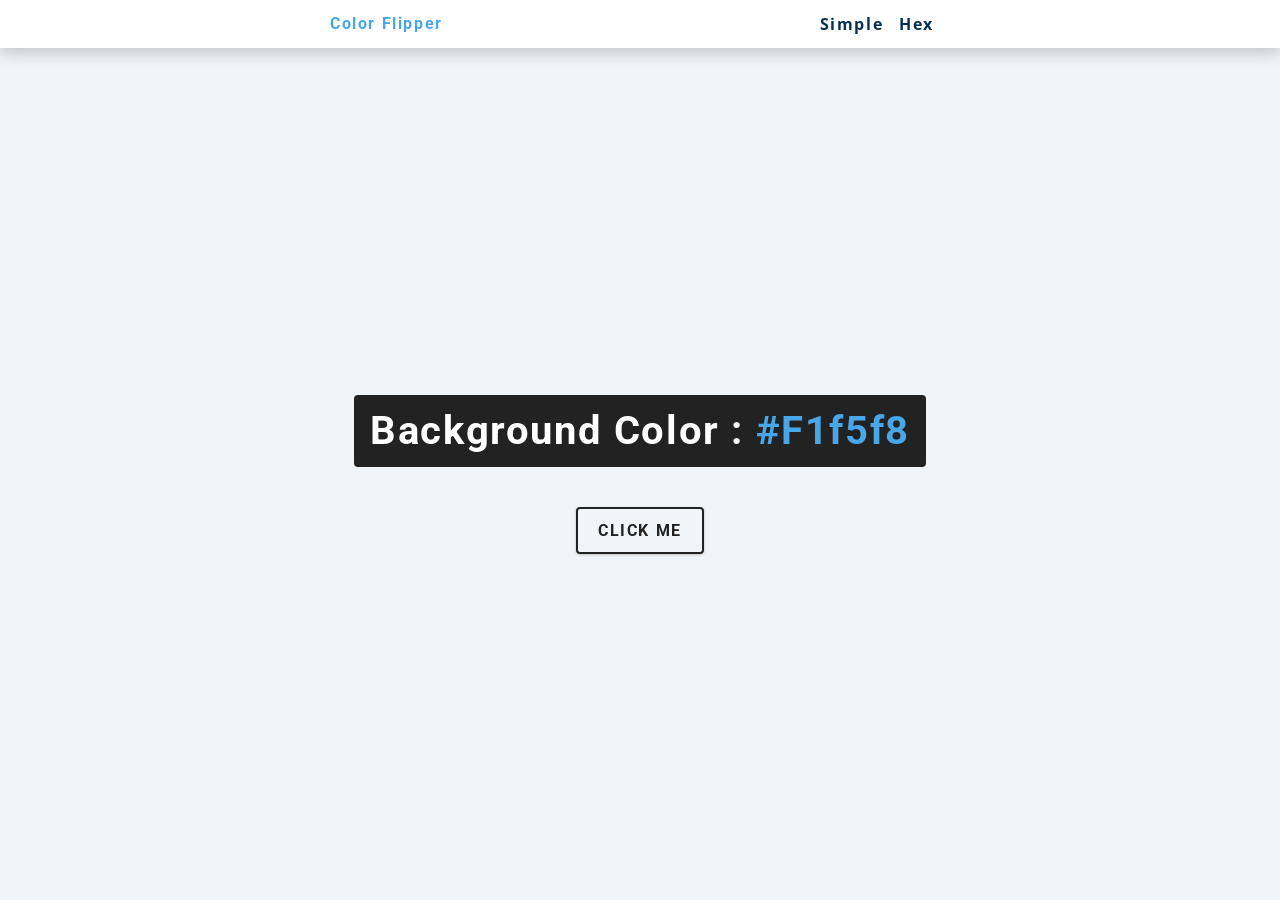
<file: 01-color-flipper/final/index.html>
<!DOCTYPE html>
<html lang="en">
  <head>
    <meta charset="UTF-8" />
    <meta name="viewport" content="width=device-width, initial-scale=1.0" />
    <title>Color Flipper || Simple</title>

    <!-- styles -->
    <link rel="stylesheet" href="styles.css" />
  </head>
  <body>
    <nav>
      <div class="nav-center">
        <h4>color flipper</h4>
        <ul class="nav-links">
          <li><a href="index.html">simple</a></li>
          <li><a href="hex.html">hex</a></li>
        </ul>
      </div>
    </nav>
    <main>
      <div class="container">
        <h2>background color : <span class="color">#f1f5f8</span></h2>
        <button class="btn btn-hero" id="btn">click me</button>
      </div>
    </main>
    <!-- javascript -->
    <script src="app.js"></script>
  </body>
</html>
</file>
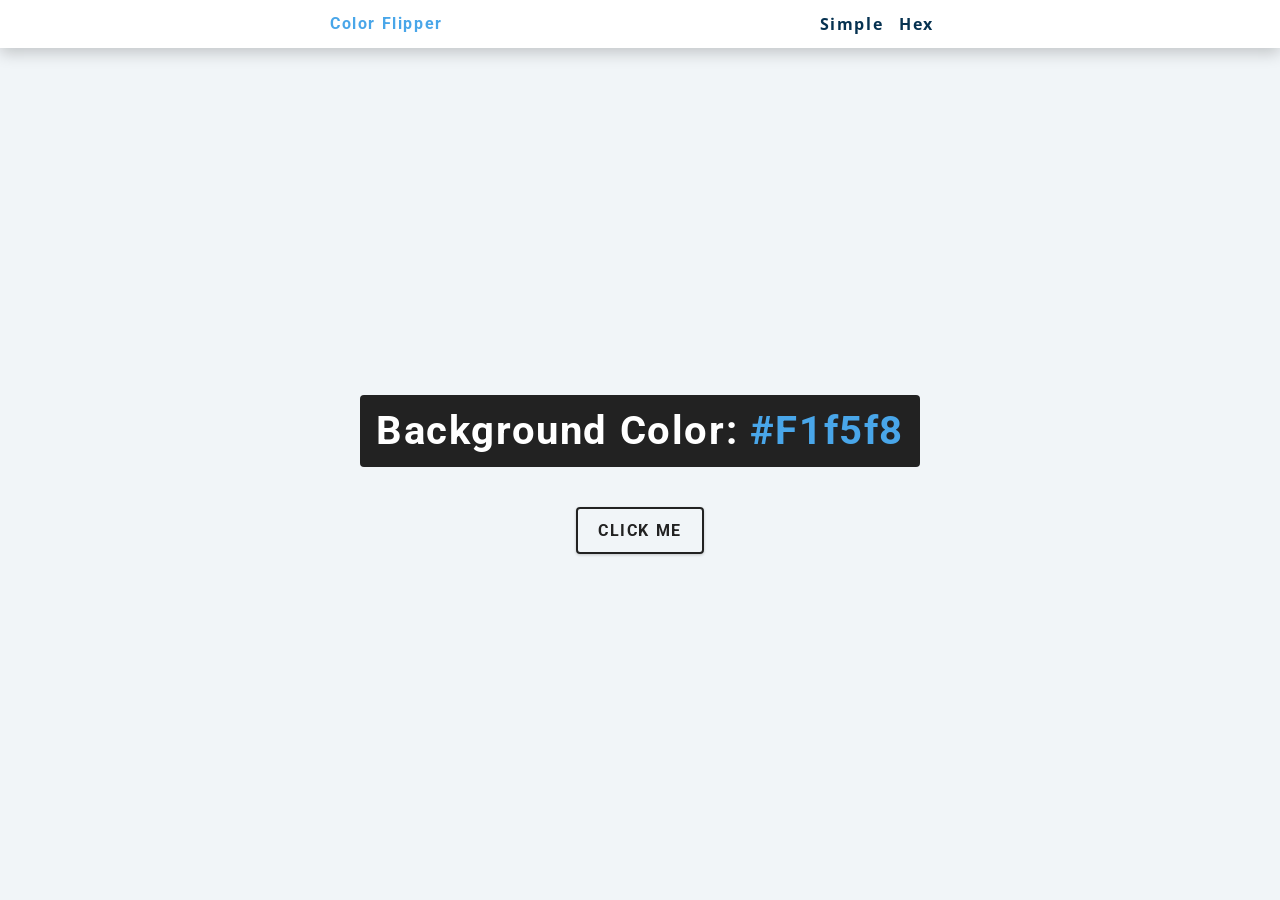
<file: 01-color-flipper/setup/index.html>
<!DOCTYPE html>
<html lang="en">
  <head>
    <meta charset="UTF-8" />
    <meta name="viewport" content="width=device-width, initial-scale=1.0" />
    <title>Color Flipper || Simple</title>

    <!-- styles -->
    <link rel="stylesheet" href="styles.css" />
  </head>
  <body>
    <nav>
      <div class="nav-center">
        <h4>Color Flipper</h4>
        <ul class="nav-links">
          <li><a href="index.html">Simple</a></li>
          <li><a href="hex.html">Hex</a></li>
        </ul>
      </div>
    </nav>

    <main>
      <div class="container">
        <h2>Background color: <span class="color">#f1f5f8</span></h2>
        <button class="btn btn-hero" id="btn">click me</button>
      </div>
    </main>
    <!-- javascript -->
    <script src="app.js"></script>
  </body>
</html>
</file>
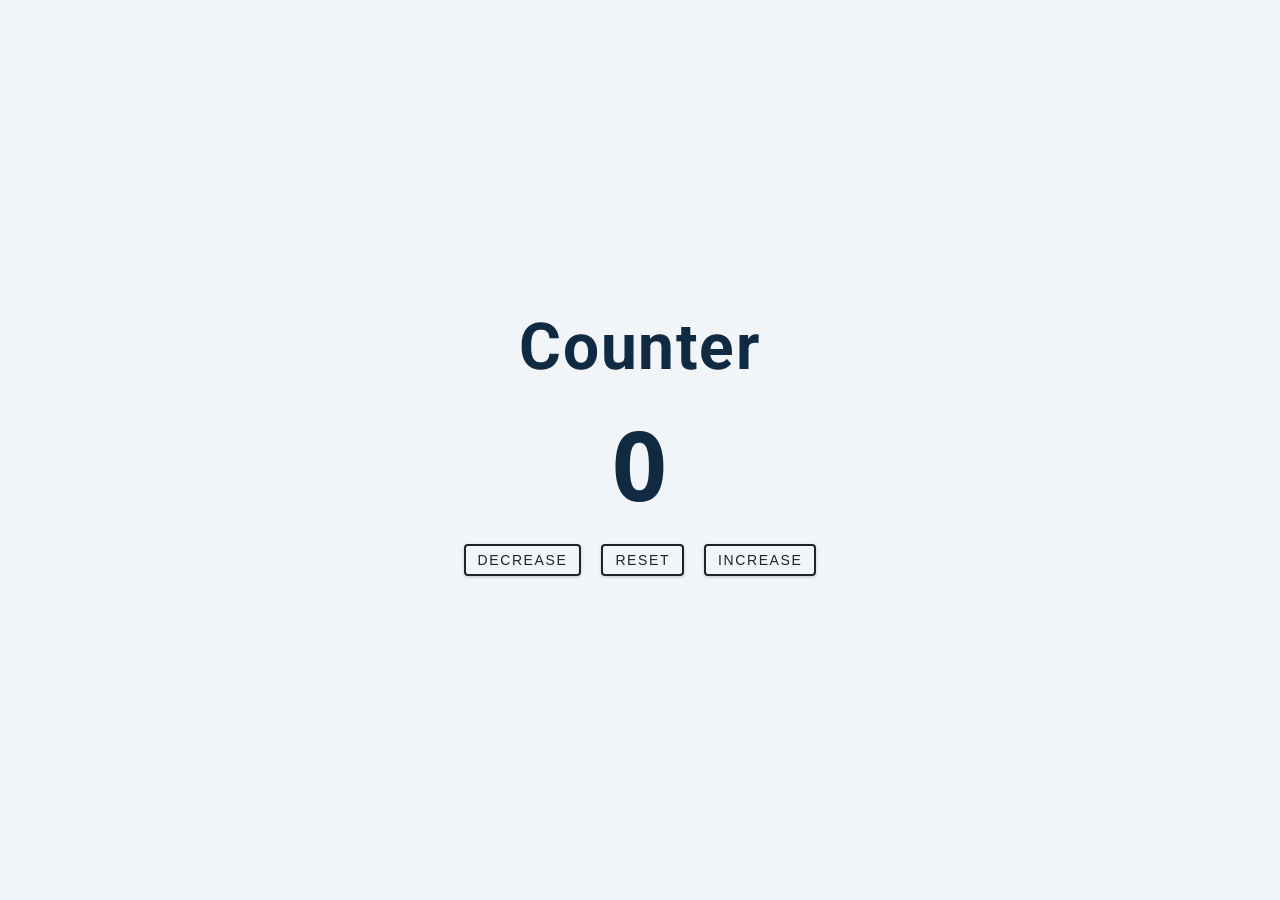
<file: 02-counter/final/index.html>
<!DOCTYPE html>
<html lang="en">
  <head>
    <meta charset="UTF-8" />
    <meta name="viewport" content="width=device-width, initial-scale=1.0" />
    <title>Counter</title>

    <!-- styles -->
    <link rel="stylesheet" href="styles.css" />
  </head>
  <body>
    <main>
      <div class="container">
        <h1>counter</h1>
        <span id="value">0</span>
        <div class="button-container">
          <button class="btn decrease">decrease</button>
          <button class="btn reset">reset</button>
          <button class="btn increase">increase</button>
        </div>
      </div>
    </main>
    <!-- javascript -->
    <script src="app.js"></script>
  </body>
</html>
</file>
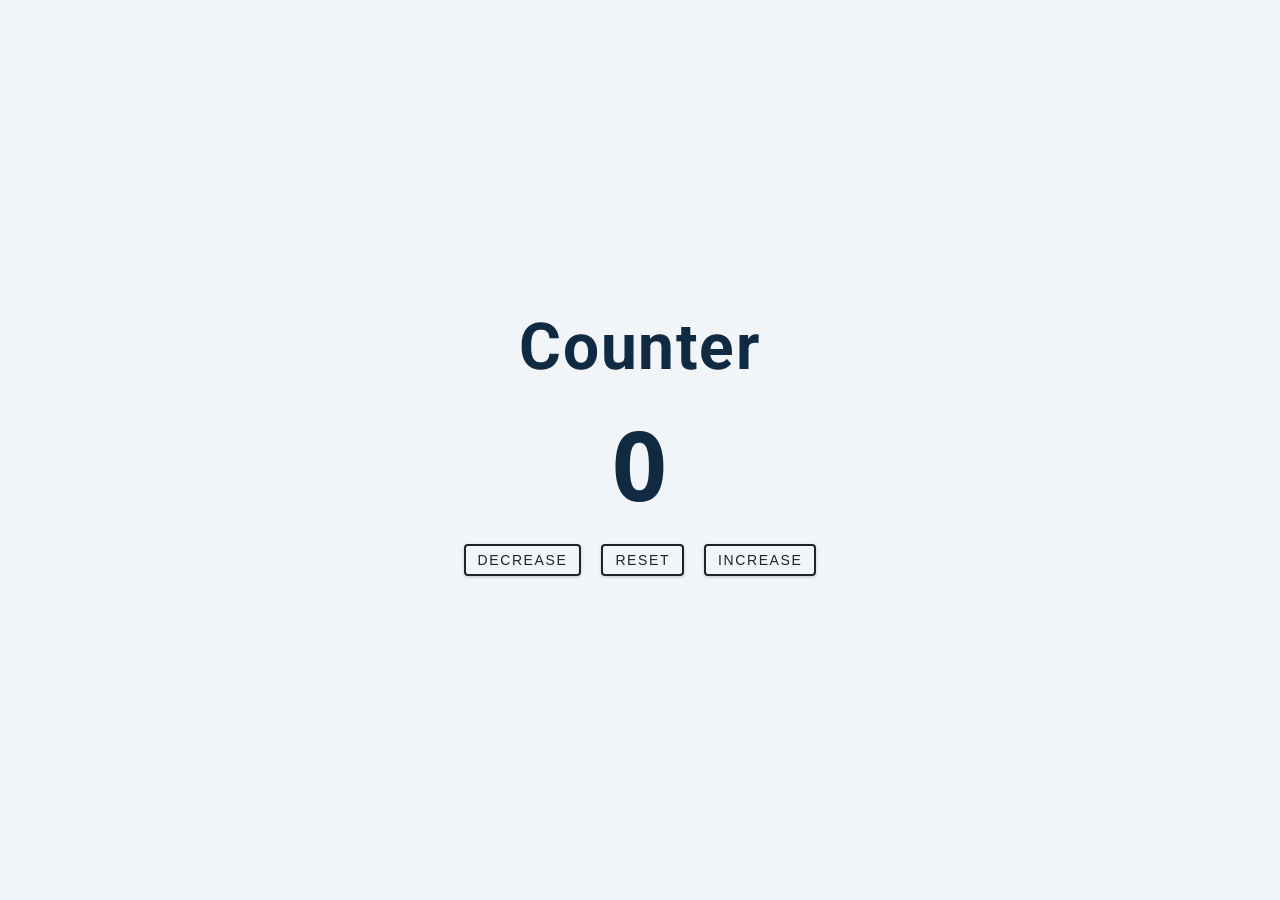
<file: 02-counter/setup/index.html>
<!DOCTYPE html>
<html lang="en">
  <head>
    <meta charset="UTF-8" />
    <meta name="viewport" content="width=device-width, initial-scale=1.0" />
    <title>Counter</title>

    <!-- styles -->
    <link rel="stylesheet" href="styles.css" />
  </head>
  <body>
    
    <main>
      <div class="container">
        <h1>Counter</h1>
        <span id="value">0</span>
        <div class="button-container">
          <button class="btn decrease">decrease</button>
          <button class="btn reset">reset</button>
          <button class="btn increase">increase</button>
        </div>
      </div>
    </main>

    <!-- javascript -->
    <script src="app.js"></script>
  </body>
</html>
</file>
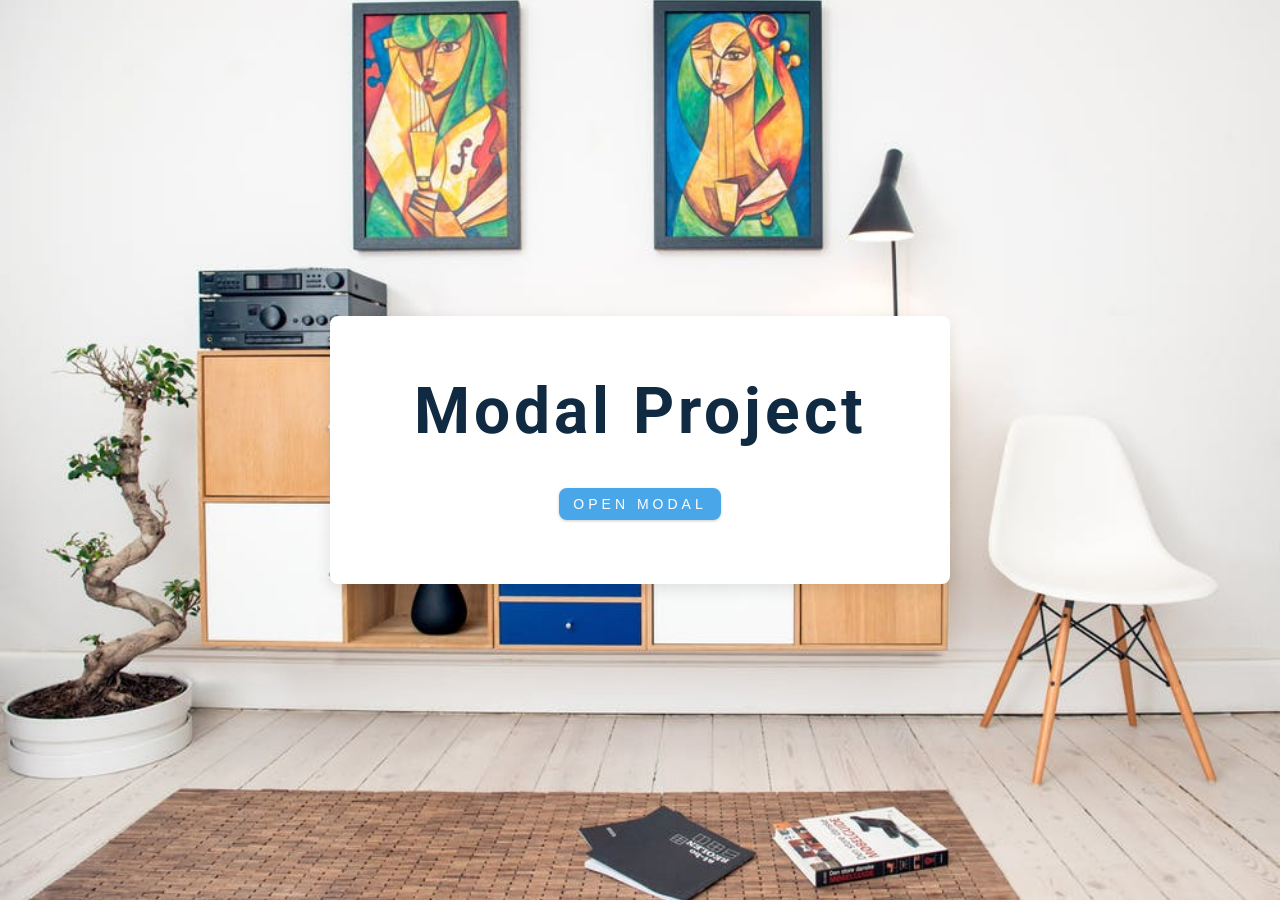
<file: 06-modal/final/index.html>
<!DOCTYPE html>
<html lang="en">
  <head>
    <meta charset="UTF-8" />
    <meta name="viewport" content="width=device-width, initial-scale=1.0" />
    <title>Modal</title>
    <!-- font-awesome -->
    <link
      rel="stylesheet"
      href="https://cdnjs.cloudflare.com/ajax/libs/font-awesome/5.14.0/css/all.min.css"
    />
    <!-- styles -->
    <link rel="stylesheet" href="styles.css" />
  </head>
  <body>
    <!-- hero -->
    <header class="hero">
      <div class="banner">
        <h1>modal project</h1>
        <button class="btn modal-btn">
          open modal
        </button>
      </div>
    </header>
    <!-- modal -->
    <div class="modal-overlay">
      <div class="modal-container">
        <h3>modal content</h3>
        <button class="close-btn"><i class="fas fa-times"></i></button>
      </div>
    </div>
    <!-- javascript -->
    <script src="app.js"></script>
  </body>
</html>
</file>
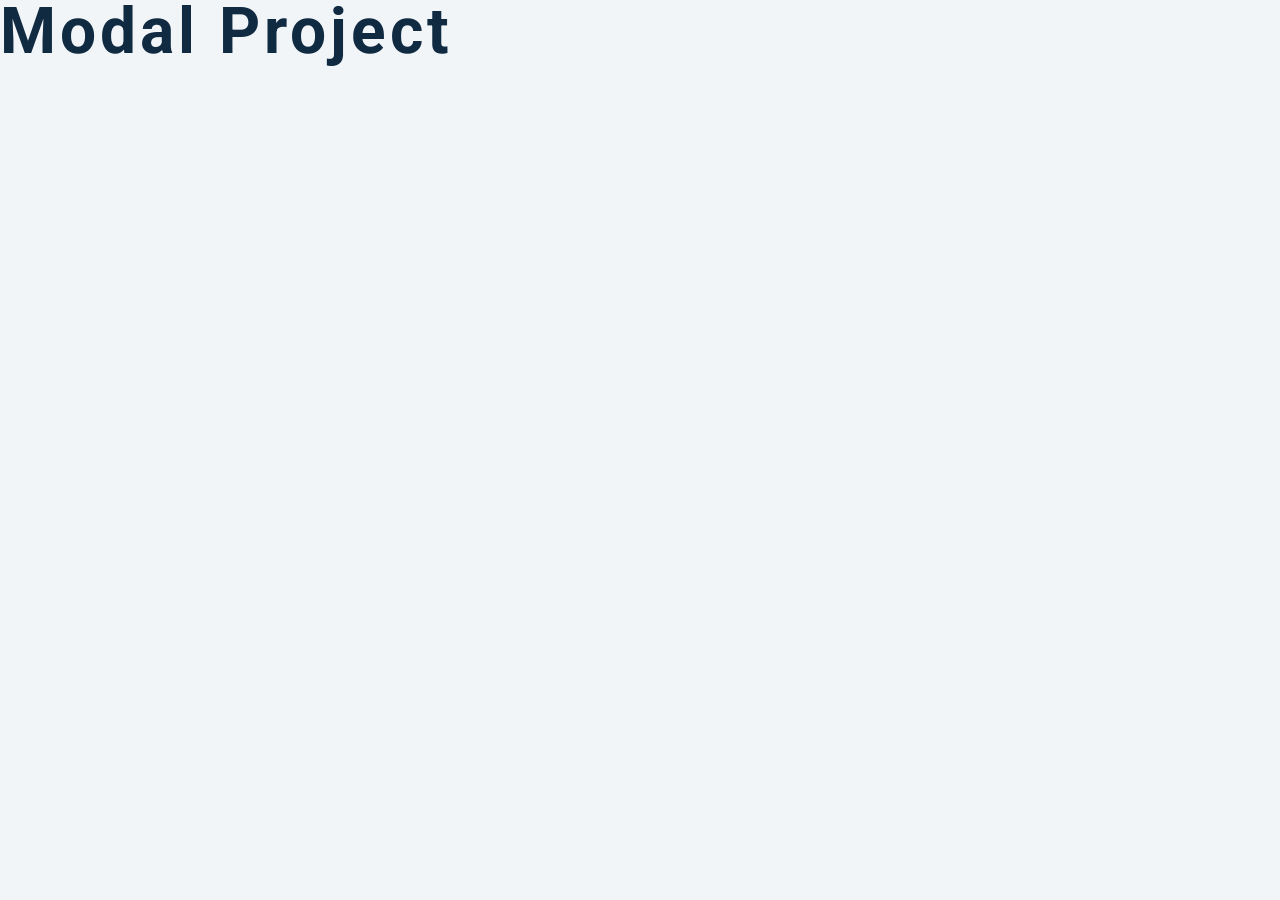
<file: 06-modal/setup/index.html>
<!DOCTYPE html>
<html lang="en">
  <head>
    <meta charset="UTF-8" />
    <meta name="viewport" content="width=device-width, initial-scale=1.0" />
    <title>Modal</title>
    <!-- font-awesome -->
    <link
      rel="stylesheet"
      href="https://cdnjs.cloudflare.com/ajax/libs/font-awesome/5.14.0/css/all.min.css"
    />
    <!-- styles -->
    <link rel="stylesheet" href="styles.css" />
  </head>
  <body>
    <h1>modal project</h1>
    <!-- javascript -->
    <script src="app.js"></script>
  </body>
</html>
</file>
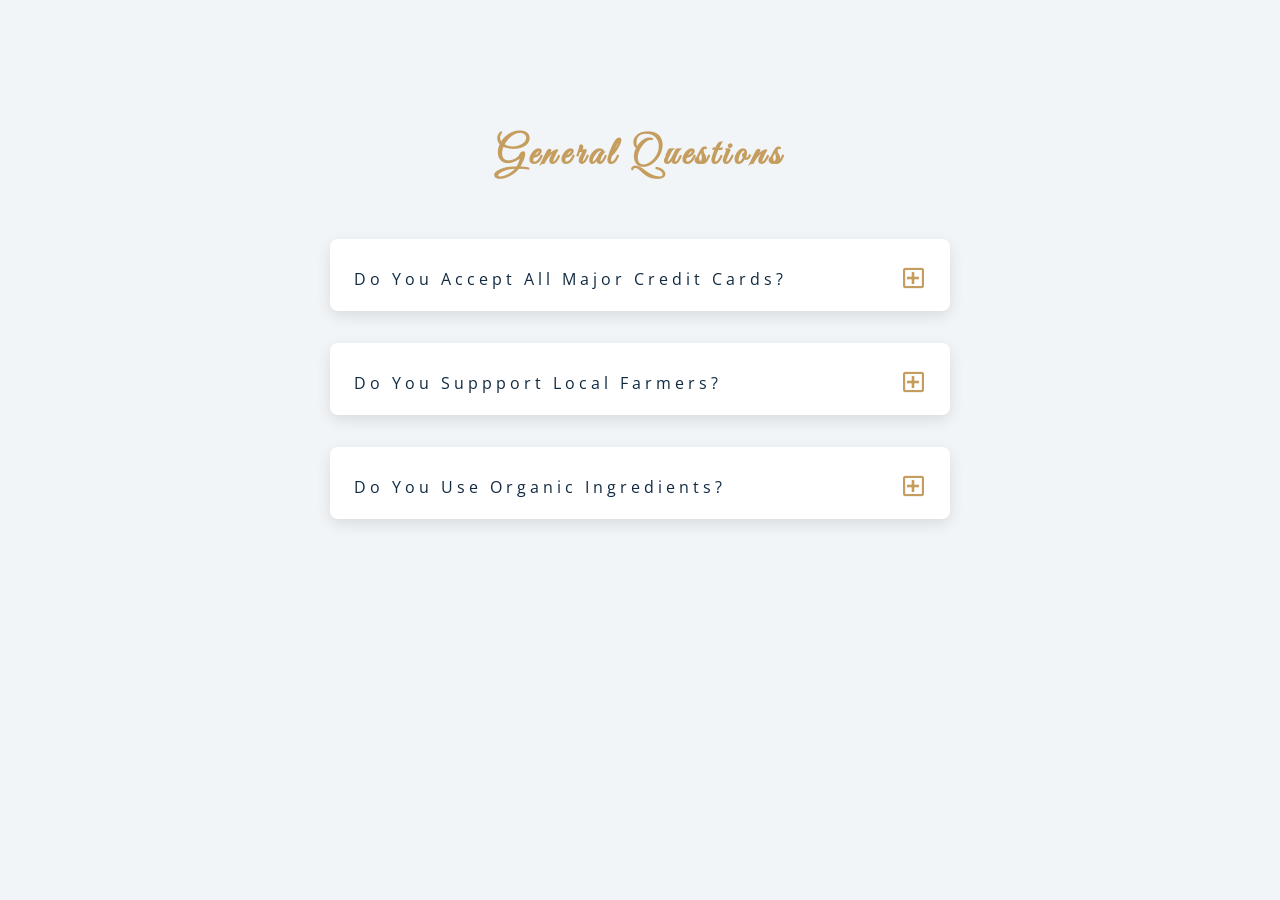
<file: 07-questions/final/index.html>
<!DOCTYPE html>
<html lang="en">
  <head>
    <meta charset="UTF-8" />
    <meta name="viewport" content="width=device-width, initial-scale=1.0" />
    <title>Q & A</title>
    <!-- font-awesome -->
    <link rel="stylesheet" href="https://cdnjs.cloudflare.com/ajax/libs/font-awesome/5.14.0/css/all.min.css" />
    <!-- extra fonts -->
    <link
      href="https://fonts.googleapis.com/css?family=Great+Vibes&display=swap"
      rel="stylesheet"
    />
    <!-- styles -->
    <link rel="stylesheet" href="styles.css" />
  </head>
  <body>
      <section class="questions">
        <!-- title -->
        <div class="title">
          <h2>general questions</h2>
        </div>
        <!-- questions -->
        <div class="section-center">
          <!-- single question -->
          <article class="question">
            <!-- question title -->
            <div class="question-title">
              <p>do you accept all major credit cards?</p>
              <button type="button" class="question-btn">
                <span class="plus-icon">
                  <i class="far fa-plus-square"></i>
                </span>
                <span class="minus-icon">
                  <i class="far fa-minus-square"></i>
                </span>
              </button>
            </div>
            <!-- question text -->
            <div class="question-text">
              <p>
                Lorem ipsum dolor sit amet, consectetur adipisicing elit. Est
                dolore illo dolores quia nemo doloribus quaerat, magni numquam
                repellat reprehenderit.
              </p>
            </div>
          </article>
          <!-- end of single question -->
          <!-- single question -->
          <article class="question">
            <!-- question title -->
            <div class="question-title">
              <p>do you suppport local farmers?</p>
              <button type="button" class="question-btn">
                <span class="plus-icon">
                  <i class="far fa-plus-square"></i>
                </span>
                <span class="minus-icon">
                  <i class="far fa-minus-square"></i>
                </span>
              </button>
            </div>
            <!-- question text -->
            <div class="question-text">
              <p>
                Lorem ipsum dolor sit amet, consectetur adipisicing elit. Est
                dolore illo dolores quia nemo doloribus quaerat, magni numquam
                repellat reprehenderit.
              </p>
            </div>
          </article>
          <!-- end of single question -->
          <!-- single question -->
          <article class="question">
            <!-- question title -->
            <div class="question-title">
              <p>do you use organic ingredients?</p>
              <!-- button -->
              <button type="button" class="question-btn">
                <span class="plus-icon">
                  <i class="far fa-plus-square"></i>
                </span>
                <span class="minus-icon">
                  <i class="far fa-minus-square"></i>
                </span>
              </button>
            </div>
            <!-- question text -->
            <div class="question-text">
              <p>
                Lorem ipsum dolor sit amet, consectetur adipisicing elit. Est
                dolore illo dolores quia nemo doloribus quaerat, magni numquam
                repellat reprehenderit.
              </p>
            </div>
          </article>
          <!-- end of single question -->
      </section>
    </main>
    <!-- javascript -->
    <script src="app.js"></script>
  </body>
</html>
</file>
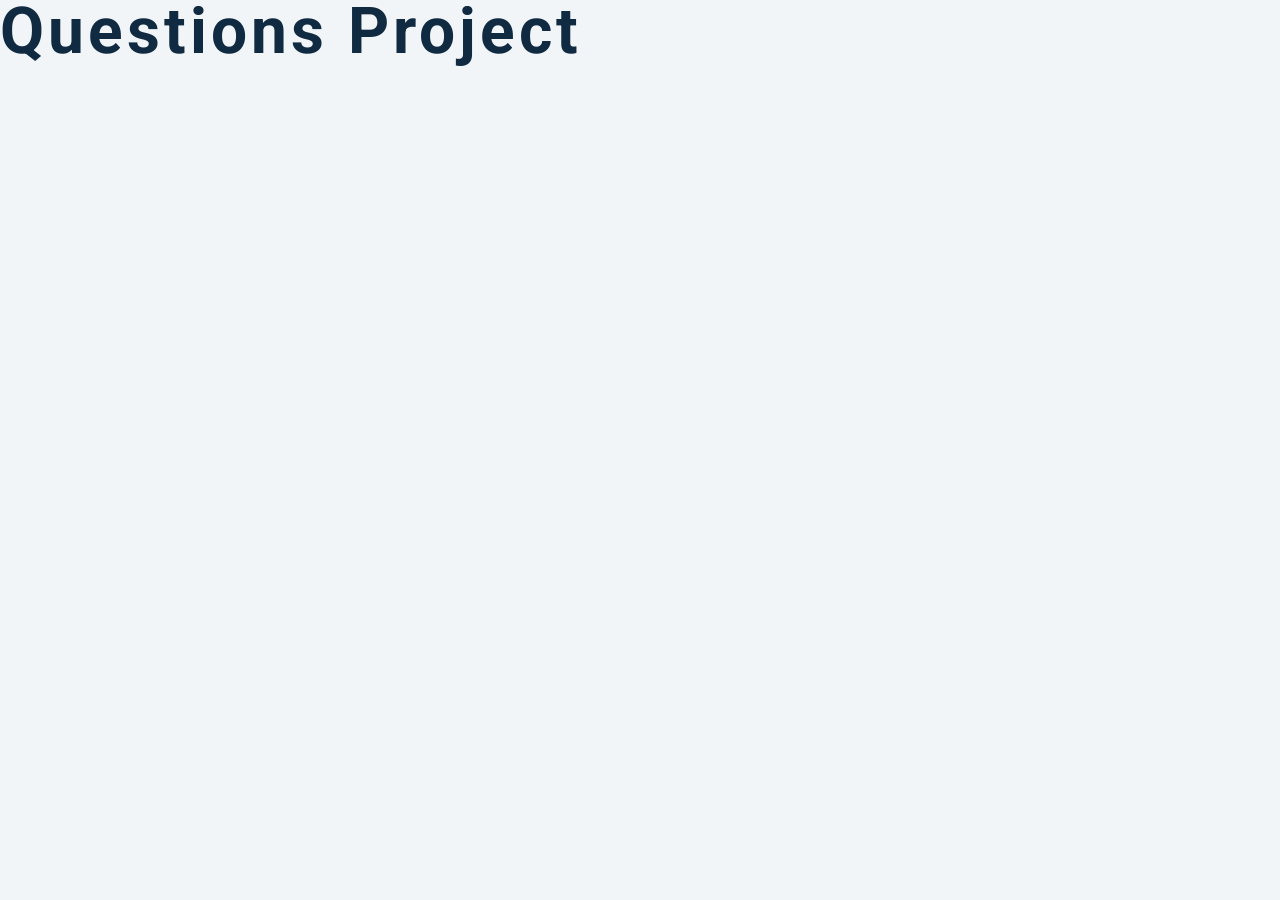
<file: 07-questions/setup/index.html>
<!DOCTYPE html>
<html lang="en">
  <head>
    <meta charset="UTF-8" />
    <meta name="viewport" content="width=device-width, initial-scale=1.0" />
    <title>Q & A</title>
    <!-- font-awesome -->
    <link
      rel="stylesheet"
      href="https://cdnjs.cloudflare.com/ajax/libs/font-awesome/5.14.0/css/all.min.css"
    />
    <!-- extra fonts -->
    <link
      href="https://fonts.googleapis.com/css?family=Great+Vibes&display=swap"
      rel="stylesheet"
    />
    <!-- styles -->
    <link rel="stylesheet" href="styles.css" />
  </head>
  <body>
    <h1>questions project</h1>
    <!-- javascript -->
    <script src="app.js"></script>
  </body>
</html>
</file>
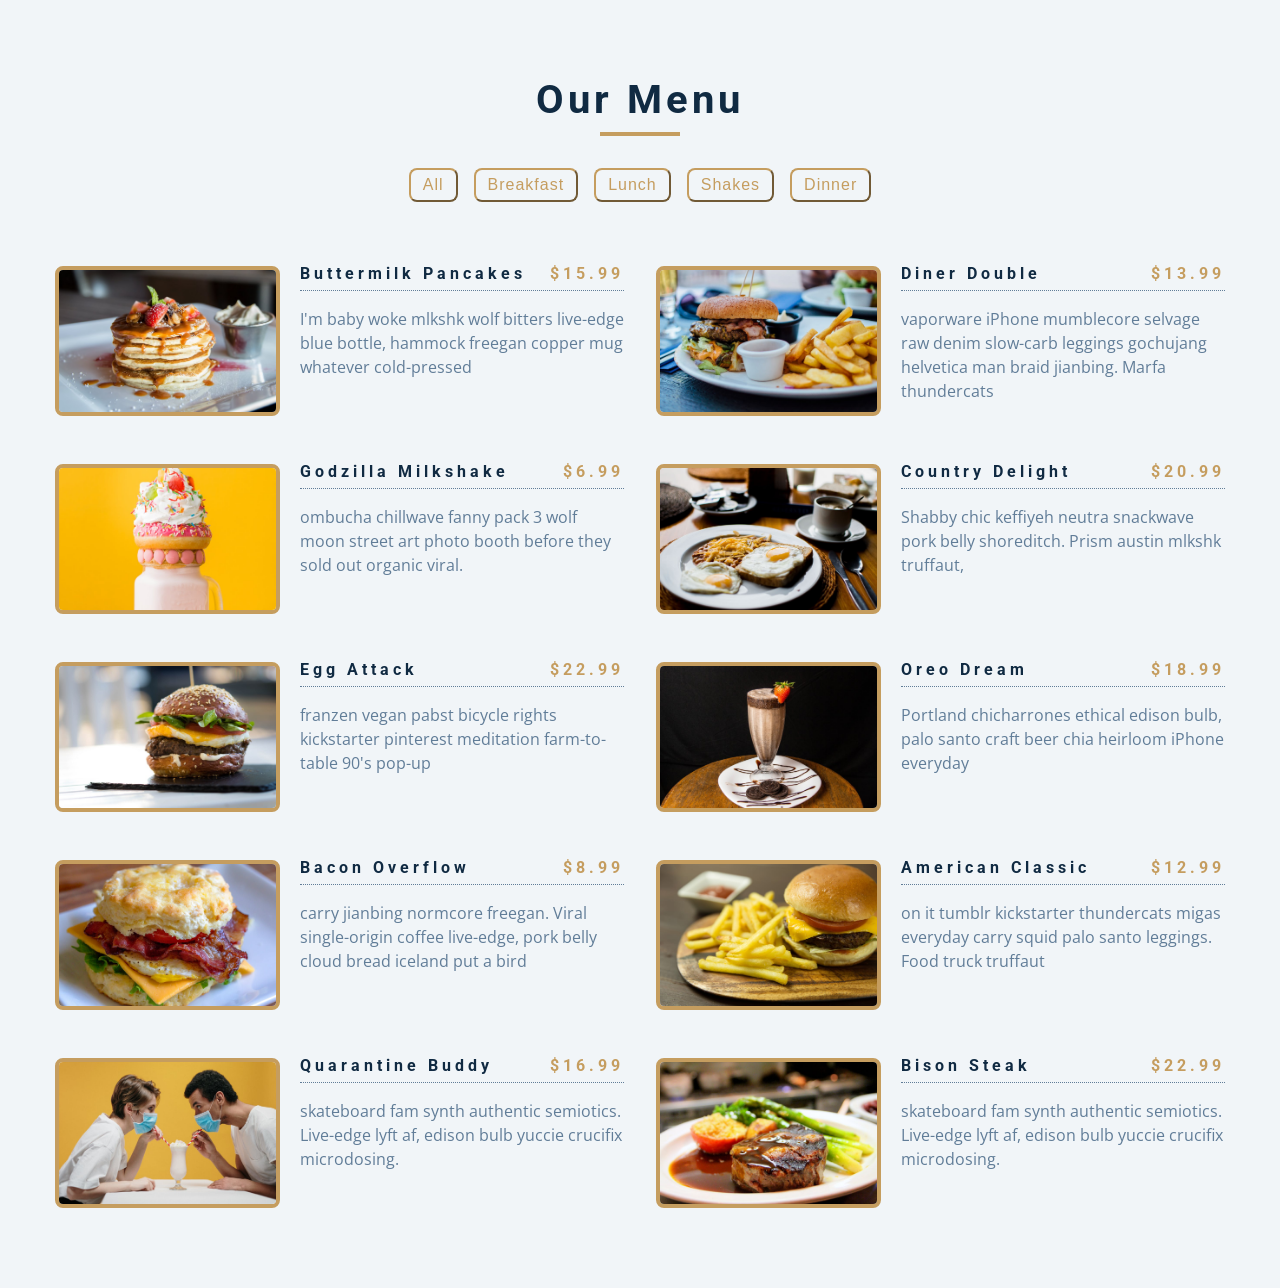
<file: 08-menu/final/index.html>
<!DOCTYPE html>
<html lang="en">
  <head>
    <meta charset="UTF-8" />
    <meta name="viewport" content="width=device-width, initial-scale=1.0" />
    <title>Menu</title>
    <!-- font-awesome -->
    <link
      rel="stylesheet"
      href="https://cdnjs.cloudflare.com/ajax/libs/font-awesome/5.14.0/css/all.min.css"
    />
    <!-- styles -->
    <link rel="stylesheet" href="styles.css" />
  </head>
  <body>
    <section class="menu">
      <!-- title -->
      <div class="title">
        <h2>our menu</h2>
        <div class="underline"></div>
      </div>
      <!-- filter buttons -->
      <div class="btn-container">
        <!-- <button type="button" class="filter-btn" data-id="all">all</button>
        <button type="button" class="filter-btn" data-id="breakfast">
          breakfast
        </button>
        <button type="button" class="filter-btn" data-id="lunch">lunch</button>
        <button type="button" class="filter-btn" data-id="shakes">
          shakes
        </button> -->
      </div>
      <!-- menu items -->
      <div class="section-center">
        <!-- single item -->
        <article class="menu-item">
          <img src="./menu-item.jpeg" alt="menu item" class="photo" />
          <div class="item-info">
            <header>
              <h4>buttermilk pancakes</h4>
              <h4 class="price">$15</h4>
            </header>
            <p class="item-text">
              Lorem ipsum dolor sit amet consectetur adipisicing elit.
              Repudiandae, sint quam. Et reprehenderit fugiat nesciunt inventore
              laboriosam excepturi! Quo, officia.
            </p>
          </div>
        </article>
        <!-- end of single item -->
        <!-- single item -->
        <article class="menu-item">
          <img src="./menu-item.jpeg" alt="menu item" class="photo" />
          <div class="item-info">
            <header>
              <h4>buttermilk pancakes</h4>
              <h4 class="price">$15</h4>
            </header>
            <p class="item-text">
              Lorem ipsum dolor sit amet consectetur adipisicing elit.
              Repudiandae, sint quam. Et reprehenderit fugiat nesciunt inventore
              laboriosam excepturi! Quo, officia.
            </p>
          </div>
        </article>
        <!-- end of single item -->
        <!-- single item -->
        <article class="menu-item">
          <img src="./menu-item.jpeg" alt="menu item" class="photo" />
          <div class="item-info">
            <header>
              <h4>buttermilk pancakes</h4>
              <h4 class="price">$15</h4>
            </header>
            <p class="item-text">
              Lorem ipsum dolor sit amet consectetur adipisicing elit.
              Repudiandae, sint quam. Et reprehenderit fugiat nesciunt inventore
              laboriosam excepturi! Quo, officia.
            </p>
          </div>
        </article>
        <!-- end of single item -->
      </div>
    </section>
    <!-- javascript -->
    <script src="app.js"></script>
  </body>
</html>
</file>
<file: 01-color-flipper/final/styles.css>
/*
=============== 
Fonts
===============
*/
@import url("https://fonts.googleapis.com/css?family=Open+Sans|Roboto:400,700&display=swap");

/*
=============== 
Variables
===============
*/

:root {
  /* dark shades of primary color*/
  --clr-primary-1: hsl(205, 86%, 17%);
  --clr-primary-2: hsl(205, 77%, 27%);
  --clr-primary-3: hsl(205, 72%, 37%);
  --clr-primary-4: hsl(205, 63%, 48%);
  /* primary/main color */
  --clr-primary-5: hsl(205, 78%, 60%);
  /* lighter shades of primary color */
  --clr-primary-6: hsl(205, 89%, 70%);
  --clr-primary-7: hsl(205, 90%, 76%);
  --clr-primary-8: hsl(205, 86%, 81%);
  --clr-primary-9: hsl(205, 90%, 88%);
  --clr-primary-10: hsl(205, 100%, 96%);
  /* darkest grey - used for headings */
  --clr-grey-1: hsl(209, 61%, 16%);
  --clr-grey-2: hsl(211, 39%, 23%);
  --clr-grey-3: hsl(209, 34%, 30%);
  --clr-grey-4: hsl(209, 28%, 39%);
  /* grey used for paragraphs */
  --clr-grey-5: hsl(210, 22%, 49%);
  --clr-grey-6: hsl(209, 23%, 60%);
  --clr-grey-7: hsl(211, 27%, 70%);
  --clr-grey-8: hsl(210, 31%, 80%);
  --clr-grey-9: hsl(212, 33%, 89%);
  --clr-grey-10: hsl(210, 36%, 96%);
  --clr-white: #fff;
  --clr-red-dark: hsl(360, 67%, 44%);
  --clr-red-light: hsl(360, 71%, 66%);
  --clr-green-dark: hsl(125, 67%, 44%);
  --clr-green-light: hsl(125, 71%, 66%);
  --clr-black: #222;
  --ff-primary: "Roboto", sans-serif;
  --ff-secondary: "Open Sans", sans-serif;
  --transition: all 0.3s linear;
  --spacing: 0.1rem;
  --radius: 0.25rem;
  --light-shadow: 0 5px 15px rgba(0, 0, 0, 0.1);
  --dark-shadow: 0 5px 15px rgba(0, 0, 0, 0.2);
  --max-width: 1170px;
  --fixed-width: 620px;
}
/*
=============== 
Global Styles
===============
*/

*,
::after,
::before {
  margin: 0;
  padding: 0;
  box-sizing: border-box;
}
body {
  font-family: var(--ff-secondary);
  background: var(--clr-grey-10);
  color: var(--clr-grey-1);
  line-height: 1.5;
  font-size: 0.875rem;
}
ul {
  list-style-type: none;
}
a {
  text-decoration: none;
}
h1,
h2,
h3,
h4 {
  letter-spacing: var(--spacing);
  text-transform: capitalize;
  line-height: 1.25;
  margin-bottom: 0.75rem;
  font-family: var(--ff-primary);
}
h1 {
  font-size: 3rem;
}
h2 {
  font-size: 2rem;
}
h3 {
  font-size: 1.25rem;
}
h4 {
  font-size: 0.875rem;
}
p {
  margin-bottom: 1.25rem;
  color: var(--clr-grey-5);
}
@media screen and (min-width: 800px) {
  h1 {
    font-size: 4rem;
  }
  h2 {
    font-size: 2.5rem;
  }
  h3 {
    font-size: 1.75rem;
  }
  h4 {
    font-size: 1rem;
  }
  body {
    font-size: 1rem;
  }
  h1,
  h2,
  h3,
  h4 {
    line-height: 1;
  }
}
/*  global classes */

/* section */
.section {
  padding: 5rem 0;
}

.section-center {
  width: 90vw;
  margin: 0 auto;
  max-width: 1170px;
}
@media screen and (min-width: 992px) {
  .section-center {
    width: 95vw;
  }
}
main {
  min-height: 100vh;
  display: grid;
  place-items: center;
}

/*
=============== 
Nav
===============
*/
nav {
  background: var(--clr-white);
  height: 3rem;
  display: grid;
  align-items: center;
  box-shadow: var(--dark-shadow);
}
.nav-center {
  width: 90vw;
  max-width: var(--fixed-width);
  margin: 0 auto;
  display: flex;
  align-items: center;
  justify-content: space-between;
}
.nav-center h4 {
  margin-bottom: 0;
  color: var(--clr-primary-5);
}
.nav-links {
  display: flex;
}
nav a {
  text-transform: capitalize;
  font-weight: 700;
  font-size: 1rem;
  color: var(--clr-primary-1);
  letter-spacing: var(--spacing);
  margin-right: 1rem;
}
nav a:hover {
  color: var(--clr-primary-5);
}
/*
=============== 
Container
===============
*/
main {
  min-height: calc(100vh - 3rem);
  display: grid;
  place-items: center;
}
.container {
  text-align: center;
}
.container h2 {
  background: var(--clr-black);
  color: var(--clr-white);
  padding: 1rem;
  border-radius: var(--radius);
  margin-bottom: 2.5rem;
}
.color {
  color: var(--clr-primary-5);
}
.btn-hero {
  font-family: var(--ff-primary);
  text-transform: uppercase;
  background: transparent;
  color: var(--clr-black);
  letter-spacing: var(--spacing);
  display: inline-block;
  font-weight: 700;
  transition: var(--transition);
  border: 2px solid var(--clr-black);
  cursor: pointer;
  box-shadow: 0 1px 3px rgba(0, 0, 0, 0.2);
  border-radius: var(--radius);
  font-size: 1rem;
  padding: 0.75rem 1.25rem;
}
.btn-hero:hover {
  color: var(--clr-white);
  background: var(--clr-black);
}
</file>
<file: 01-color-flipper/setup/styles.css>
/*
=============== 
Fonts
===============
*/
@import url("https://fonts.googleapis.com/css?family=Open+Sans|Roboto:400,700&display=swap");

/*
=============== 
Variables
===============
*/

:root {
  /* dark shades of primary color*/
  --clr-primary-1: hsl(205, 86%, 17%);
  --clr-primary-2: hsl(205, 77%, 27%);
  --clr-primary-3: hsl(205, 72%, 37%);
  --clr-primary-4: hsl(205, 63%, 48%);
  /* primary/main color */
  --clr-primary-5: hsl(205, 78%, 60%);
  /* lighter shades of primary color */
  --clr-primary-6: hsl(205, 89%, 70%);
  --clr-primary-7: hsl(205, 90%, 76%);
  --clr-primary-8: hsl(205, 86%, 81%);
  --clr-primary-9: hsl(205, 90%, 88%);
  --clr-primary-10: hsl(205, 100%, 96%);
  /* darkest grey - used for headings */
  --clr-grey-1: hsl(209, 61%, 16%);
  --clr-grey-2: hsl(211, 39%, 23%);
  --clr-grey-3: hsl(209, 34%, 30%);
  --clr-grey-4: hsl(209, 28%, 39%);
  /* grey used for paragraphs */
  --clr-grey-5: hsl(210, 22%, 49%);
  --clr-grey-6: hsl(209, 23%, 60%);
  --clr-grey-7: hsl(211, 27%, 70%);
  --clr-grey-8: hsl(210, 31%, 80%);
  --clr-grey-9: hsl(212, 33%, 89%);
  --clr-grey-10: hsl(210, 36%, 96%);
  --clr-white: #fff;
  --clr-red-dark: hsl(360, 67%, 44%);
  --clr-red-light: hsl(360, 71%, 66%);
  --clr-green-dark: hsl(125, 67%, 44%);
  --clr-green-light: hsl(125, 71%, 66%);
  --clr-black: #222;
  --ff-primary: "Roboto", sans-serif;
  --ff-secondary: "Open Sans", sans-serif;
  --transition: all 0.3s linear;
  --spacing: 0.1rem;
  --radius: 0.25rem;
  --light-shadow: 0 5px 15px rgba(0, 0, 0, 0.1);
  --dark-shadow: 0 5px 15px rgba(0, 0, 0, 0.2);
  --max-width: 1170px;
  --fixed-width: 620px;
}
/*
=============== 
Global Styles
===============
*/

*,
::after,
::before {
  margin: 0;
  padding: 0;
  box-sizing: border-box;
}
body {
  font-family: var(--ff-secondary);
  background: var(--clr-grey-10);
  color: var(--clr-grey-1);
  line-height: 1.5;
  font-size: 0.875rem;
}
ul {
  list-style-type: none;
}
a {
  text-decoration: none;
}
h1,
h2,
h3,
h4 {
  letter-spacing: var(--spacing);
  text-transform: capitalize;
  line-height: 1.25;
  margin-bottom: 0.75rem;
  font-family: var(--ff-primary);
}
h1 {
  font-size: 3rem;
}
h2 {
  font-size: 2rem;
}
h3 {
  font-size: 1.25rem;
}
h4 {
  font-size: 0.875rem;
}
p {
  margin-bottom: 1.25rem;
  color: var(--clr-grey-5);
}
@media screen and (min-width: 800px) {
  h1 {
    font-size: 4rem;
  }
  h2 {
    font-size: 2.5rem;
  }
  h3 {
    font-size: 1.75rem;
  }
  h4 {
    font-size: 1rem;
  }
  body {
    font-size: 1rem;
  }
  h1,
  h2,
  h3,
  h4 {
    line-height: 1;
  }
}
/*  global classes */

/* section */
.section {
  padding: 5rem 0;
}

.section-center {
  width: 90vw;
  margin: 0 auto;
  max-width: 1170px;
}
@media screen and (min-width: 992px) {
  .section-center {
    width: 95vw;
  }
}
main {
  min-height: 100vh;
  display: grid;
  place-items: center;
}

/*
=============== 
Nav
===============
*/
nav {
  background: var(--clr-white);
  height: 3rem;
  display: grid;
  align-items: center;
  box-shadow: var(--dark-shadow);
}
.nav-center {
  width: 90vw;
  max-width: var(--fixed-width);
  margin: 0 auto;
  display: flex;
  align-items: center;
  justify-content: space-between;
}
.nav-center h4 {
  margin-bottom: 0;
  color: var(--clr-primary-5);
}
.nav-links {
  display: flex;
}
nav a {
  text-transform: capitalize;
  font-weight: 700;
  font-size: 1rem;
  color: var(--clr-primary-1);
  letter-spacing: var(--spacing);
  margin-right: 1rem;
}
nav a:hover {
  color: var(--clr-primary-5);
}
/*
=============== 
Container
===============
*/
main {
  min-height: calc(100vh - 3rem);
  display: grid;
  place-items: center;
}
.container {
  text-align: center;
}
.container h2 {
  background: var(--clr-black);
  color: var(--clr-white);
  padding: 1rem;
  border-radius: var(--radius);
  margin-bottom: 2.5rem;
}
.color {
  color: var(--clr-primary-5);
}
.btn-hero {
  font-family: var(--ff-primary);
  text-transform: uppercase;
  background: transparent;
  color: var(--clr-black);
  letter-spacing: var(--spacing);
  display: inline-block;
  font-weight: 700;
  transition: var(--transition);
  border: 2px solid var(--clr-black);
  cursor: pointer;
  box-shadow: 0 1px 3px rgba(0, 0, 0, 0.2);
  border-radius: var(--radius);
  font-size: 1rem;
  padding: 0.75rem 1.25rem;
}
.btn-hero:hover {
  color: var(--clr-white);
  background: var(--clr-black);
}
</file>
<file: 02-counter/final/styles.css>
/*
=============== 
Fonts
===============
*/
@import url("https://fonts.googleapis.com/css?family=Open+Sans|Roboto:400,700&display=swap");

/*
=============== 
Variables
===============
*/

:root {
  /* dark shades of primary color*/
  --clr-primary-1: hsl(205, 86%, 17%);
  --clr-primary-2: hsl(205, 77%, 27%);
  --clr-primary-3: hsl(205, 72%, 37%);
  --clr-primary-4: hsl(205, 63%, 48%);
  /* primary/main color */
  --clr-primary-5: hsl(205, 78%, 60%);
  /* lighter shades of primary color */
  --clr-primary-6: hsl(205, 89%, 70%);
  --clr-primary-7: hsl(205, 90%, 76%);
  --clr-primary-8: hsl(205, 86%, 81%);
  --clr-primary-9: hsl(205, 90%, 88%);
  --clr-primary-10: hsl(205, 100%, 96%);
  /* darkest grey - used for headings */
  --clr-grey-1: hsl(209, 61%, 16%);
  --clr-grey-2: hsl(211, 39%, 23%);
  --clr-grey-3: hsl(209, 34%, 30%);
  --clr-grey-4: hsl(209, 28%, 39%);
  /* grey used for paragraphs */
  --clr-grey-5: hsl(210, 22%, 49%);
  --clr-grey-6: hsl(209, 23%, 60%);
  --clr-grey-7: hsl(211, 27%, 70%);
  --clr-grey-8: hsl(210, 31%, 80%);
  --clr-grey-9: hsl(212, 33%, 89%);
  --clr-grey-10: hsl(210, 36%, 96%);
  --clr-white: #fff;
  --clr-red-dark: hsl(360, 67%, 44%);
  --clr-red-light: hsl(360, 71%, 66%);
  --clr-green-dark: hsl(125, 67%, 44%);
  --clr-green-light: hsl(125, 71%, 66%);
  --clr-black: #222;
  --ff-primary: "Roboto", sans-serif;
  --ff-secondary: "Open Sans", sans-serif;
  --transition: all 0.3s linear;
  --spacing: 0.1rem;
  --radius: 0.25rem;
  --light-shadow: 0 5px 15px rgba(0, 0, 0, 0.1);
  --dark-shadow: 0 5px 15px rgba(0, 0, 0, 0.2);
  --max-width: 1170px;
  --fixed-width: 620px;
}
/*
=============== 
Global Styles
===============
*/

*,
::after,
::before {
  margin: 0;
  padding: 0;
  box-sizing: border-box;
}
body {
  font-family: var(--ff-secondary);
  background: var(--clr-grey-10);
  color: var(--clr-grey-1);
  line-height: 1.5;
  font-size: 0.875rem;
}
ul {
  list-style-type: none;
}
a {
  text-decoration: none;
}
h1,
h2,
h3,
h4 {
  letter-spacing: var(--spacing);
  text-transform: capitalize;
  line-height: 1.25;
  margin-bottom: 0.75rem;
  font-family: var(--ff-primary);
}
h1 {
  font-size: 3rem;
}
h2 {
  font-size: 2rem;
}
h3 {
  font-size: 1.25rem;
}
h4 {
  font-size: 0.875rem;
}
p {
  margin-bottom: 1.25rem;
  color: var(--clr-grey-5);
}
@media screen and (min-width: 800px) {
  h1 {
    font-size: 4rem;
  }
  h2 {
    font-size: 2.5rem;
  }
  h3 {
    font-size: 1.75rem;
  }
  h4 {
    font-size: 1rem;
  }
  body {
    font-size: 1rem;
  }
  h1,
  h2,
  h3,
  h4 {
    line-height: 1;
  }
}
/*  global classes */

/* section */
.section {
  padding: 5rem 0;
}

.section-center {
  width: 90vw;
  margin: 0 auto;
  max-width: 1170px;
}
@media screen and (min-width: 992px) {
  .section-center {
    width: 95vw;
  }
}
main {
  min-height: 100vh;
  display: grid;
  place-items: center;
}

/*
=============== 
Counter
===============
*/

main {
  min-height: 100vh;
  display: grid;
  place-items: center;
}
.container {
  text-align: center;
}
#value {
  font-size: 6rem;
  font-weight: bold;
}
.btn {
  text-transform: uppercase;
  background: transparent;
  color: var(--clr-black);
  padding: 0.375rem 0.75rem;
  letter-spacing: var(--spacing);
  display: inline-block;
  transition: var(--transition);
  font-size: 0.875rem;
  border: 2px solid var(--clr-black);
  cursor: pointer;
  box-shadow: 0 1px 3px rgba(0, 0, 0, 0.2);
  border-radius: var(--radius);
  margin: 0.5rem;
}
.btn:hover {
  color: var(--clr-white);
  background: var(--clr-black);
}
</file>
<file: 02-counter/setup/styles.css>
/*
=============== 
Fonts
===============
*/
@import url("https://fonts.googleapis.com/css?family=Open+Sans|Roboto:400,700&display=swap");

/*
=============== 
Variables
===============
*/

:root {
  /* dark shades of primary color*/
  --clr-primary-1: hsl(205, 86%, 17%);
  --clr-primary-2: hsl(205, 77%, 27%);
  --clr-primary-3: hsl(205, 72%, 37%);
  --clr-primary-4: hsl(205, 63%, 48%);
  /* primary/main color */
  --clr-primary-5: hsl(205, 78%, 60%);
  /* lighter shades of primary color */
  --clr-primary-6: hsl(205, 89%, 70%);
  --clr-primary-7: hsl(205, 90%, 76%);
  --clr-primary-8: hsl(205, 86%, 81%);
  --clr-primary-9: hsl(205, 90%, 88%);
  --clr-primary-10: hsl(205, 100%, 96%);
  /* darkest grey - used for headings */
  --clr-grey-1: hsl(209, 61%, 16%);
  --clr-grey-2: hsl(211, 39%, 23%);
  --clr-grey-3: hsl(209, 34%, 30%);
  --clr-grey-4: hsl(209, 28%, 39%);
  /* grey used for paragraphs */
  --clr-grey-5: hsl(210, 22%, 49%);
  --clr-grey-6: hsl(209, 23%, 60%);
  --clr-grey-7: hsl(211, 27%, 70%);
  --clr-grey-8: hsl(210, 31%, 80%);
  --clr-grey-9: hsl(212, 33%, 89%);
  --clr-grey-10: hsl(210, 36%, 96%);
  --clr-white: #fff;
  --clr-red-dark: hsl(360, 67%, 44%);
  --clr-red-light: hsl(360, 71%, 66%);
  --clr-green-dark: hsl(125, 67%, 44%);
  --clr-green-light: hsl(125, 71%, 66%);
  --clr-black: #222;
  --ff-primary: "Roboto", sans-serif;
  --ff-secondary: "Open Sans", sans-serif;
  --transition: all 0.3s linear;
  --spacing: 0.1rem;
  --radius: 0.25rem;
  --light-shadow: 0 5px 15px rgba(0, 0, 0, 0.1);
  --dark-shadow: 0 5px 15px rgba(0, 0, 0, 0.2);
  --max-width: 1170px;
  --fixed-width: 620px;
}
/*
=============== 
Global Styles
===============
*/

*,
::after,
::before {
  margin: 0;
  padding: 0;
  box-sizing: border-box;
}
body {
  font-family: var(--ff-secondary);
  background: var(--clr-grey-10);
  color: var(--clr-grey-1);
  line-height: 1.5;
  font-size: 0.875rem;
}
ul {
  list-style-type: none;
}
a {
  text-decoration: none;
}
h1,
h2,
h3,
h4 {
  letter-spacing: var(--spacing);
  text-transform: capitalize;
  line-height: 1.25;
  margin-bottom: 0.75rem;
  font-family: var(--ff-primary);
}
h1 {
  font-size: 3rem;
}
h2 {
  font-size: 2rem;
}
h3 {
  font-size: 1.25rem;
}
h4 {
  font-size: 0.875rem;
}
p {
  margin-bottom: 1.25rem;
  color: var(--clr-grey-5);
}
@media screen and (min-width: 800px) {
  h1 {
    font-size: 4rem;
  }
  h2 {
    font-size: 2.5rem;
  }
  h3 {
    font-size: 1.75rem;
  }
  h4 {
    font-size: 1rem;
  }
  body {
    font-size: 1rem;
  }
  h1,
  h2,
  h3,
  h4 {
    line-height: 1;
  }
}
/*  global classes */

/* section */
.section {
  padding: 5rem 0;
}

.section-center {
  width: 90vw;
  margin: 0 auto;
  max-width: 1170px;
}
@media screen and (min-width: 992px) {
  .section-center {
    width: 95vw;
  }
}
main {
  min-height: 100vh;
  display: grid;
  place-items: center;
}

/*
=============== 
Counter
===============
*/

main {
  min-height: 100vh;
  display: grid;
  place-items: center;
}
.container {
  text-align: center;
}
#value {
  font-size: 6rem;
  font-weight: bold;
}
.btn {
  text-transform: uppercase;
  background: transparent;
  color: var(--clr-black);
  padding: 0.375rem 0.75rem;
  letter-spacing: var(--spacing);
  display: inline-block;
  transition: var(--transition);
  font-size: 0.875rem;
  border: 2px solid var(--clr-black);
  cursor: pointer;
  box-shadow: 0 1px 3px rgba(0, 0, 0, 0.2);
  border-radius: var(--radius);
  margin: 0.5rem;
}
.btn:hover {
  color: var(--clr-white);
  background: var(--clr-black);
}
</file>
<file: 06-modal/final/styles.css>
/*
=============== 
Fonts
===============
*/
@import url("https://fonts.googleapis.com/css?family=Open+Sans|Roboto:400,700&display=swap");

/*
=============== 
Variables
===============
*/

:root {
  /* dark shades of primary color*/
  --clr-primary-1: hsl(205, 86%, 17%);
  --clr-primary-2: hsl(205, 77%, 27%);
  --clr-primary-3: hsl(205, 72%, 37%);
  --clr-primary-4: hsl(205, 63%, 48%);
  /* primary/main color */
  --clr-primary-5: #49a6e9;
  /* --clr-primary-5: rgb(73, 166, 233); */
  /* lighter shades of primary color */
  --clr-primary-6: hsl(205, 89%, 70%);
  --clr-primary-7: hsl(205, 90%, 76%);
  --clr-primary-8: hsl(205, 86%, 81%);
  --clr-primary-9: hsl(205, 90%, 88%);
  --clr-primary-10: hsl(205, 100%, 96%);
  /* darkest grey - used for headings */
  --clr-grey-1: hsl(209, 61%, 16%);
  --clr-grey-2: hsl(211, 39%, 23%);
  --clr-grey-3: hsl(209, 34%, 30%);
  --clr-grey-4: hsl(209, 28%, 39%);
  /* grey used for paragraphs */
  --clr-grey-5: hsl(210, 22%, 49%);
  --clr-grey-6: hsl(209, 23%, 60%);
  --clr-grey-7: hsl(211, 27%, 70%);
  --clr-grey-8: hsl(210, 31%, 80%);
  --clr-grey-9: hsl(212, 33%, 89%);
  --clr-grey-10: hsl(210, 36%, 96%);
  --clr-white: #fff;
  --clr-red-dark: hsl(360, 67%, 44%);
  --clr-red-light: hsl(360, 71%, 66%);
  --clr-green-dark: hsl(125, 67%, 44%);
  --clr-green-light: hsl(125, 71%, 66%);
  --clr-black: #222;
  --ff-primary: "Roboto", sans-serif;
  --ff-secondary: "Open Sans", sans-serif;
  --transition: all 0.3s linear;
  --spacing: 0.25rem;
  --radius: 0.5rem;
  --light-shadow: 0 5px 15px rgba(0, 0, 0, 0.1);
  --dark-shadow: 0 5px 15px rgba(0, 0, 0, 0.2);
  --max-width: 1170px;
  --fixed-width: 620px;
}
/*
=============== 
Global Styles
===============
*/

*,
::after,
::before {
  margin: 0;
  padding: 0;
  box-sizing: border-box;
}
body {
  font-family: var(--ff-secondary);
  background: var(--clr-grey-10);
  color: var(--clr-grey-1);
  line-height: 1.5;
  font-size: 0.875rem;
}
ul {
  list-style-type: none;
}
a {
  text-decoration: none;
}
img:not(.logo) {
  width: 100%;
}
img {
  display: block;
}

h1,
h2,
h3,
h4 {
  letter-spacing: var(--spacing);
  text-transform: capitalize;
  line-height: 1.25;
  margin-bottom: 0.75rem;
  font-family: var(--ff-primary);
}
h1 {
  font-size: 3rem;
}
h2 {
  font-size: 2rem;
}
h3 {
  font-size: 1.25rem;
}
h4 {
  font-size: 0.875rem;
}
p {
  margin-bottom: 1.25rem;
  color: var(--clr-grey-5);
}
@media screen and (min-width: 800px) {
  h1 {
    font-size: 4rem;
  }
  h2 {
    font-size: 2.5rem;
  }
  h3 {
    font-size: 1.75rem;
  }
  h4 {
    font-size: 1rem;
  }
  body {
    font-size: 1rem;
  }
  h1,
  h2,
  h3,
  h4 {
    line-height: 1;
  }
}
/*  global classes */

.btn {
  text-transform: uppercase;
  background: transparent;
  color: var(--clr-black);
  padding: 0.375rem 0.75rem;
  letter-spacing: var(--spacing);
  display: inline-block;
  transition: var(--transition);
  font-size: 0.875rem;
  border: 2px solid var(--clr-black);
  cursor: pointer;
  box-shadow: 0 1px 3px rgba(0, 0, 0, 0.2);
  border-radius: var(--radius);
}
.btn:hover {
  color: var(--clr-white);
  background: var(--clr-black);
}
/* section */
.section {
  padding: 5rem 0;
}

.section-center {
  width: 90vw;
  margin: 0 auto;
  max-width: 1170px;
}
@media screen and (min-width: 992px) {
  .section-center {
    width: 95vw;
  }
}
main {
  min-height: 100vh;
  display: grid;
  place-items: center;
}
/*
=============== 
Modal
===============
*/
.hero {
  min-height: 100vh;
  background: url("./hero.jpeg") center/cover no-repeat;
  display: grid;
  place-items: center;
}
.banner {
  background: var(--clr-white);
  padding: 4rem 0;
  border-radius: var(--radius);
  box-shadow: var(--light-shadow);
  text-align: center;
  width: 90vw;
  max-width: var(--fixed-width);
}
.modal-btn {
  margin-top: 2rem;
  background: var(--clr-primary-5);
  border-color: var(--clr-primary-5);
  color: var(--clr-white);
}
.modal-btn:hover {
  background: transparent;
  color: var(--clr-primary-5);
}
.modal-overlay {
  position: fixed;
  top: 0;
  left: 0;
  width: 100%;
  height: 100%;
  background: rgba(73, 166, 233, 0.5);
  display: grid;
  place-items: center;
  transition: var(--transition);
  visibility: hidden;
  z-index: -10;
}
/* OPEN/CLOSE MODAL */
.open-modal {
  visibility: visible;
  z-index: 10;
}
.modal-container {
  background: var(--clr-white);
  border-radius: var(--radius);
  width: 90vw;
  height: 30vh;
  max-width: var(--fixed-width);
  text-align: center;
  display: grid;
  place-items: center;
  position: relative;
}
.close-btn {
  position: absolute;
  top: 1rem;
  right: 1rem;
  font-size: 2rem;
  background: transparent;
  border-color: transparent;
  color: var(--clr-red-dark);
  cursor: pointer;
  transition: var(--transition);
}
.close-btn:hover {
  color: var(--clr-red-light);
  transform: scale(1.3);
}
</file>
<file: 06-modal/setup/styles.css>
/*
=============== 
Fonts
===============
*/
@import url("https://fonts.googleapis.com/css?family=Open+Sans|Roboto:400,700&display=swap");

/*
=============== 
Variables
===============
*/

:root {
  /* dark shades of primary color*/
  --clr-primary-1: hsl(205, 86%, 17%);
  --clr-primary-2: hsl(205, 77%, 27%);
  --clr-primary-3: hsl(205, 72%, 37%);
  --clr-primary-4: hsl(205, 63%, 48%);
  /* primary/main color */
  --clr-primary-5: #49a6e9;
  /* --clr-primary-5: rgb(73, 166, 233); */
  /* lighter shades of primary color */
  --clr-primary-6: hsl(205, 89%, 70%);
  --clr-primary-7: hsl(205, 90%, 76%);
  --clr-primary-8: hsl(205, 86%, 81%);
  --clr-primary-9: hsl(205, 90%, 88%);
  --clr-primary-10: hsl(205, 100%, 96%);
  /* darkest grey - used for headings */
  --clr-grey-1: hsl(209, 61%, 16%);
  --clr-grey-2: hsl(211, 39%, 23%);
  --clr-grey-3: hsl(209, 34%, 30%);
  --clr-grey-4: hsl(209, 28%, 39%);
  /* grey used for paragraphs */
  --clr-grey-5: hsl(210, 22%, 49%);
  --clr-grey-6: hsl(209, 23%, 60%);
  --clr-grey-7: hsl(211, 27%, 70%);
  --clr-grey-8: hsl(210, 31%, 80%);
  --clr-grey-9: hsl(212, 33%, 89%);
  --clr-grey-10: hsl(210, 36%, 96%);
  --clr-white: #fff;
  --clr-red-dark: hsl(360, 67%, 44%);
  --clr-red-light: hsl(360, 71%, 66%);
  --clr-green-dark: hsl(125, 67%, 44%);
  --clr-green-light: hsl(125, 71%, 66%);
  --clr-black: #222;
  --ff-primary: "Roboto", sans-serif;
  --ff-secondary: "Open Sans", sans-serif;
  --transition: all 0.3s linear;
  --spacing: 0.25rem;
  --radius: 0.5rem;
  --light-shadow: 0 5px 15px rgba(0, 0, 0, 0.1);
  --dark-shadow: 0 5px 15px rgba(0, 0, 0, 0.2);
  --max-width: 1170px;
  --fixed-width: 620px;
}
/*
=============== 
Global Styles
===============
*/

*,
::after,
::before {
  margin: 0;
  padding: 0;
  box-sizing: border-box;
}
body {
  font-family: var(--ff-secondary);
  background: var(--clr-grey-10);
  color: var(--clr-grey-1);
  line-height: 1.5;
  font-size: 0.875rem;
}
ul {
  list-style-type: none;
}
a {
  text-decoration: none;
}
img:not(.logo) {
  width: 100%;
}
img {
  display: block;
}

h1,
h2,
h3,
h4 {
  letter-spacing: var(--spacing);
  text-transform: capitalize;
  line-height: 1.25;
  margin-bottom: 0.75rem;
  font-family: var(--ff-primary);
}
h1 {
  font-size: 3rem;
}
h2 {
  font-size: 2rem;
}
h3 {
  font-size: 1.25rem;
}
h4 {
  font-size: 0.875rem;
}
p {
  margin-bottom: 1.25rem;
  color: var(--clr-grey-5);
}
@media screen and (min-width: 800px) {
  h1 {
    font-size: 4rem;
  }
  h2 {
    font-size: 2.5rem;
  }
  h3 {
    font-size: 1.75rem;
  }
  h4 {
    font-size: 1rem;
  }
  body {
    font-size: 1rem;
  }
  h1,
  h2,
  h3,
  h4 {
    line-height: 1;
  }
}
/*  global classes */

.btn {
  text-transform: uppercase;
  background: transparent;
  color: var(--clr-black);
  padding: 0.375rem 0.75rem;
  letter-spacing: var(--spacing);
  display: inline-block;
  transition: var(--transition);
  font-size: 0.875rem;
  border: 2px solid var(--clr-black);
  cursor: pointer;
  box-shadow: 0 1px 3px rgba(0, 0, 0, 0.2);
  border-radius: var(--radius);
}
.btn:hover {
  color: var(--clr-white);
  background: var(--clr-black);
}
/* section */
.section {
  padding: 5rem 0;
}

.section-center {
  width: 90vw;
  margin: 0 auto;
  max-width: 1170px;
}
@media screen and (min-width: 992px) {
  .section-center {
    width: 95vw;
  }
}
main {
  min-height: 100vh;
  display: grid;
  place-items: center;
}
/*
=============== 
Modal
===============
*/
.hero {
  min-height: 100vh;
  background: url("./hero.jpeg") center/cover no-repeat;
  display: grid;
  place-items: center;
}
.banner {
  background: var(--clr-white);
  padding: 4rem 0;
  border-radius: var(--radius);
  box-shadow: var(--light-shadow);
  text-align: center;
  width: 90vw;
  max-width: var(--fixed-width);
}
.modal-btn {
  margin-top: 2rem;
  background: var(--clr-primary-5);
  border-color: var(--clr-primary-5);
  color: var(--clr-white);
}
.modal-btn:hover {
  background: transparent;
  color: var(--clr-primary-5);
}
.modal-overlay {
  position: fixed;
  top: 0;
  left: 0;
  width: 100%;
  height: 100%;
  background: rgba(73, 166, 233, 0.5);
  display: grid;
  place-items: center;
  transition: var(--transition);
  visibility: hidden;
  z-index: -10;
}
/* OPEN/CLOSE MODAL */
.open-modal {
  visibility: visible;
  z-index: 10;
}
.modal-container {
  background: var(--clr-white);
  border-radius: var(--radius);
  width: 90vw;
  height: 30vh;
  max-width: var(--fixed-width);
  text-align: center;
  display: grid;
  place-items: center;
  position: relative;
}
.close-btn {
  position: absolute;
  top: 1rem;
  right: 1rem;
  font-size: 2rem;
  background: transparent;
  border-color: transparent;
  color: var(--clr-red-dark);
  cursor: pointer;
  transition: var(--transition);
}
.close-btn:hover {
  color: var(--clr-red-light);
  transform: scale(1.3);
}
</file>
<file: 07-questions/final/styles.css>
/*
=============== 
Fonts
===============
*/
@import url("https://fonts.googleapis.com/css?family=Open+Sans|Roboto:400,700&display=swap");

/*
=============== 
Variables
===============
*/

:root {
  /* dark shades of primary color*/
  --clr-primary-1: hsl(205, 86%, 17%);
  --clr-primary-2: hsl(205, 77%, 27%);
  --clr-primary-3: hsl(205, 72%, 37%);
  --clr-primary-4: hsl(205, 63%, 48%);
  /* primary/main color */
  --clr-primary-5: #49a6e9;
  /* lighter shades of primary color */
  --clr-primary-6: hsl(205, 89%, 70%);
  --clr-primary-7: hsl(205, 90%, 76%);
  --clr-primary-8: hsl(205, 86%, 81%);
  --clr-primary-9: hsl(205, 90%, 88%);
  --clr-primary-10: hsl(205, 100%, 96%);
  /* darkest grey - used for headings */
  --clr-grey-1: hsl(209, 61%, 16%);
  --clr-grey-2: hsl(211, 39%, 23%);
  --clr-grey-3: hsl(209, 34%, 30%);
  --clr-grey-4: hsl(209, 28%, 39%);
  /* grey used for paragraphs */
  --clr-grey-5: hsl(210, 22%, 49%);
  --clr-grey-6: hsl(209, 23%, 60%);
  --clr-grey-7: hsl(211, 27%, 70%);
  --clr-grey-8: hsl(210, 31%, 80%);
  --clr-grey-9: hsl(212, 33%, 89%);
  --clr-grey-10: hsl(210, 36%, 96%);
  --clr-white: #fff;
  --clr-red-dark: hsl(360, 67%, 44%);
  --clr-red-light: hsl(360, 71%, 66%);
  --clr-green-dark: hsl(125, 67%, 44%);
  --clr-green-light: hsl(125, 71%, 66%);
  --clr-gold: #c59d5f;
  --clr-black: #222;
  --ff-primary: "Roboto", sans-serif;
  --ff-secondary: "Open Sans", sans-serif;
  --transition: all 0.3s linear;
  --spacing: 0.25rem;
  --radius: 0.5rem;
  --light-shadow: 0 5px 15px rgba(0, 0, 0, 0.1);
  --dark-shadow: 0 5px 15px rgba(0, 0, 0, 0.2);
  --max-width: 1170px;
  --fixed-width: 620px;
}
/*
=============== 
Global Styles
===============
*/

*,
::after,
::before {
  margin: 0;
  padding: 0;
  box-sizing: border-box;
}
body {
  font-family: var(--ff-secondary);
  background: var(--clr-grey-10);
  color: var(--clr-grey-1);
  line-height: 1.5;
  font-size: 0.875rem;
}
ul {
  list-style-type: none;
}
a {
  text-decoration: none;
}
img:not(.logo) {
  width: 100%;
}
img {
  display: block;
}

h1,
h2,
h3,
h4 {
  letter-spacing: var(--spacing);
  text-transform: capitalize;
  line-height: 1.25;
  margin-bottom: 0.75rem;
  font-family: var(--ff-primary);
}
h1 {
  font-size: 3rem;
}
h2 {
  font-size: 2rem;
}
h3 {
  font-size: 1.25rem;
}
h4 {
  font-size: 0.875rem;
}
p {
  margin-bottom: 1.25rem;
  color: var(--clr-grey-5);
}
@media screen and (min-width: 800px) {
  h1 {
    font-size: 4rem;
  }
  h2 {
    font-size: 2.5rem;
  }
  h3 {
    font-size: 1.75rem;
  }
  h4 {
    font-size: 1rem;
  }
  body {
    font-size: 1rem;
  }
  h1,
  h2,
  h3,
  h4 {
    line-height: 1;
  }
}
/*  global classes */

.btn {
  text-transform: uppercase;
  background: transparent;
  color: var(--clr-black);
  padding: 0.375rem 0.75rem;
  letter-spacing: var(--spacing);
  display: inline-block;
  transition: var(--transition);
  font-size: 0.875rem;
  border: 2px solid var(--clr-black);
  cursor: pointer;
  box-shadow: 0 1px 3px rgba(0, 0, 0, 0.2);
  border-radius: var(--radius);
}
.btn:hover {
  color: var(--clr-white);
  background: var(--clr-black);
}
/* section */
.section {
  padding: 5rem 0;
}

.section-center {
  width: 90vw;
  margin: 0 auto;
  max-width: 1170px;
}
@media screen and (min-width: 992px) {
  .section-center {
    width: 95vw;
  }
}
main {
  min-height: 100vh;
  display: grid;
  place-items: center;
}
/*
=============== 
Questions
===============
*/
.title {
  margin-top: 15vh;
  margin-bottom: 4rem;
}
.title h2 {
  color: var(--clr-gold);
  font-family: "Great Vibes", cursive;
  text-align: center;
}
.section-center {
  max-width: var(--fixed-width);
}
.question {
  background: var(--clr-white);
  border-radius: var(--radius);
  box-shadow: var(--light-shadow);
  padding: 1.5rem 1.5rem 0 1.5rem;
  margin-bottom: 2rem;
}
.question-title {
  display: flex;
  justify-content: space-between;
  align-items: center;
  text-transform: capitalize;
  padding-bottom: 1rem;
}

.question-title p {
  margin-bottom: 0;
  letter-spacing: var(--spacing);
  color: var(--clr-grey-1);
}
.question-btn {
  font-size: 1.5rem;
  background: transparent;
  border-color: transparent;
  cursor: pointer;
  color: var(--clr-gold);
  transition: var(--transition);
}
.question-btn:hover {
  transform: rotate(90deg);
}
.question-text {
  padding: 1rem 0 1.5rem 0;
  border-top: 1px solid rgba(0, 0, 0, 0.2);
}
.question-text p {
  margin-bottom: 0;
}
/* hide text */
.question-text {
  display: none;
}
.show-text .question-text {
  display: block;
}
.minus-icon {
  display: none;
}
.show-text .minus-icon {
  display: inline;
}
.show-text .plus-icon {
  display: none;
}
</file>
<file: 07-questions/setup/styles.css>
/*
=============== 
Fonts
===============
*/
@import url("https://fonts.googleapis.com/css?family=Open+Sans|Roboto:400,700&display=swap");

/*
=============== 
Variables
===============
*/

:root {
  /* dark shades of primary color*/
  --clr-primary-1: hsl(205, 86%, 17%);
  --clr-primary-2: hsl(205, 77%, 27%);
  --clr-primary-3: hsl(205, 72%, 37%);
  --clr-primary-4: hsl(205, 63%, 48%);
  /* primary/main color */
  --clr-primary-5: #49a6e9;
  /* lighter shades of primary color */
  --clr-primary-6: hsl(205, 89%, 70%);
  --clr-primary-7: hsl(205, 90%, 76%);
  --clr-primary-8: hsl(205, 86%, 81%);
  --clr-primary-9: hsl(205, 90%, 88%);
  --clr-primary-10: hsl(205, 100%, 96%);
  /* darkest grey - used for headings */
  --clr-grey-1: hsl(209, 61%, 16%);
  --clr-grey-2: hsl(211, 39%, 23%);
  --clr-grey-3: hsl(209, 34%, 30%);
  --clr-grey-4: hsl(209, 28%, 39%);
  /* grey used for paragraphs */
  --clr-grey-5: hsl(210, 22%, 49%);
  --clr-grey-6: hsl(209, 23%, 60%);
  --clr-grey-7: hsl(211, 27%, 70%);
  --clr-grey-8: hsl(210, 31%, 80%);
  --clr-grey-9: hsl(212, 33%, 89%);
  --clr-grey-10: hsl(210, 36%, 96%);
  --clr-white: #fff;
  --clr-red-dark: hsl(360, 67%, 44%);
  --clr-red-light: hsl(360, 71%, 66%);
  --clr-green-dark: hsl(125, 67%, 44%);
  --clr-green-light: hsl(125, 71%, 66%);
  --clr-gold: #c59d5f;
  --clr-black: #222;
  --ff-primary: "Roboto", sans-serif;
  --ff-secondary: "Open Sans", sans-serif;
  --transition: all 0.3s linear;
  --spacing: 0.25rem;
  --radius: 0.5rem;
  --light-shadow: 0 5px 15px rgba(0, 0, 0, 0.1);
  --dark-shadow: 0 5px 15px rgba(0, 0, 0, 0.2);
  --max-width: 1170px;
  --fixed-width: 620px;
}
/*
=============== 
Global Styles
===============
*/

*,
::after,
::before {
  margin: 0;
  padding: 0;
  box-sizing: border-box;
}
body {
  font-family: var(--ff-secondary);
  background: var(--clr-grey-10);
  color: var(--clr-grey-1);
  line-height: 1.5;
  font-size: 0.875rem;
}
ul {
  list-style-type: none;
}
a {
  text-decoration: none;
}
img:not(.logo) {
  width: 100%;
}
img {
  display: block;
}

h1,
h2,
h3,
h4 {
  letter-spacing: var(--spacing);
  text-transform: capitalize;
  line-height: 1.25;
  margin-bottom: 0.75rem;
  font-family: var(--ff-primary);
}
h1 {
  font-size: 3rem;
}
h2 {
  font-size: 2rem;
}
h3 {
  font-size: 1.25rem;
}
h4 {
  font-size: 0.875rem;
}
p {
  margin-bottom: 1.25rem;
  color: var(--clr-grey-5);
}
@media screen and (min-width: 800px) {
  h1 {
    font-size: 4rem;
  }
  h2 {
    font-size: 2.5rem;
  }
  h3 {
    font-size: 1.75rem;
  }
  h4 {
    font-size: 1rem;
  }
  body {
    font-size: 1rem;
  }
  h1,
  h2,
  h3,
  h4 {
    line-height: 1;
  }
}
/*  global classes */

.btn {
  text-transform: uppercase;
  background: transparent;
  color: var(--clr-black);
  padding: 0.375rem 0.75rem;
  letter-spacing: var(--spacing);
  display: inline-block;
  transition: var(--transition);
  font-size: 0.875rem;
  border: 2px solid var(--clr-black);
  cursor: pointer;
  box-shadow: 0 1px 3px rgba(0, 0, 0, 0.2);
  border-radius: var(--radius);
}
.btn:hover {
  color: var(--clr-white);
  background: var(--clr-black);
}
/* section */
.section {
  padding: 5rem 0;
}

.section-center {
  width: 90vw;
  margin: 0 auto;
  max-width: 1170px;
}
@media screen and (min-width: 992px) {
  .section-center {
    width: 95vw;
  }
}
main {
  min-height: 100vh;
  display: grid;
  place-items: center;
}
/*
=============== 
Questions
===============
*/
.title {
  margin-top: 15vh;
  margin-bottom: 4rem;
}
.title h2 {
  color: var(--clr-gold);
  font-family: "Great Vibes", cursive;
  text-align: center;
}
.section-center {
  max-width: var(--fixed-width);
}
.question {
  background: var(--clr-white);
  border-radius: var(--radius);
  box-shadow: var(--light-shadow);
  padding: 1.5rem 1.5rem 0 1.5rem;
  margin-bottom: 2rem;
}
.question-title {
  display: flex;
  justify-content: space-between;
  align-items: center;
  text-transform: capitalize;
  padding-bottom: 1rem;
}
.question-title p {
  margin-bottom: 0;
  letter-spacing: var(--spacing);
  color: var(--clr-grey-1);
}
.question-btn {
  font-size: 1.5rem;
  background: transparent;
  border-color: transparent;
  cursor: pointer;
  color: var(--clr-gold);
  transition: var(--transition);
}
.question-btn:hover {
  transform: rotate(90deg);
}
.question-text {
  padding: 1rem 0 1.5rem 0;
  border-top: 1px solid rgba(0, 0, 0, 0.2);
}
.question-text p {
  margin-bottom: 0;
}
/* hide text */
/* .question-text {
  display: none;
}
.show-text .question-text {
  display: block;
}
.minus-icon {
  display: none;
}
.show-text .minus-icon {
  display: inline;
}
.show-text .plus-icon {
  display: none;
} */
</file>
<file: 08-menu/final/styles.css>
/*
=============== 
Fonts
===============
*/
@import url("https://fonts.googleapis.com/css?family=Open+Sans|Roboto:400,700&display=swap");

/*
=============== 
Variables
===============
*/

:root {
  /* dark shades of primary color*/
  --clr-primary-1: hsl(205, 86%, 17%);
  --clr-primary-2: hsl(205, 77%, 27%);
  --clr-primary-3: hsl(205, 72%, 37%);
  --clr-primary-4: hsl(205, 63%, 48%);
  /* primary/main color */
  --clr-primary-5: #49a6e9;
  /* lighter shades of primary color */
  --clr-primary-6: hsl(205, 89%, 70%);
  --clr-primary-7: hsl(205, 90%, 76%);
  --clr-primary-8: hsl(205, 86%, 81%);
  --clr-primary-9: hsl(205, 90%, 88%);
  --clr-primary-10: hsl(205, 100%, 96%);
  /* darkest grey - used for headings */
  --clr-grey-1: hsl(209, 61%, 16%);
  --clr-grey-2: hsl(211, 39%, 23%);
  --clr-grey-3: hsl(209, 34%, 30%);
  --clr-grey-4: hsl(209, 28%, 39%);
  /* grey used for paragraphs */
  --clr-grey-5: hsl(210, 22%, 49%);
  --clr-grey-6: hsl(209, 23%, 60%);
  --clr-grey-7: hsl(211, 27%, 70%);
  --clr-grey-8: hsl(210, 31%, 80%);
  --clr-grey-9: hsl(212, 33%, 89%);
  --clr-grey-10: hsl(210, 36%, 96%);
  --clr-white: #fff;
  --clr-red-dark: hsl(360, 67%, 44%);
  --clr-red-light: hsl(360, 71%, 66%);
  --clr-green-dark: hsl(125, 67%, 44%);
  --clr-green-light: hsl(125, 71%, 66%);
  --clr-gold: #c59d5f;
  --clr-black: #222;
  --ff-primary: "Roboto", sans-serif;
  --ff-secondary: "Open Sans", sans-serif;
  --transition: all 0.3s linear;
  --spacing: 0.25rem;
  --radius: 0.5rem;
  --light-shadow: 0 5px 15px rgba(0, 0, 0, 0.1);
  --dark-shadow: 0 5px 15px rgba(0, 0, 0, 0.2);
  --max-width: 1170px;
  --fixed-width: 620px;
}
/*
=============== 
Global Styles
===============
*/

*,
::after,
::before {
  margin: 0;
  padding: 0;
  box-sizing: border-box;
}
body {
  font-family: var(--ff-secondary);
  background: var(--clr-grey-10);
  color: var(--clr-grey-1);
  line-height: 1.5;
  font-size: 0.875rem;
}
ul {
  list-style-type: none;
}
a {
  text-decoration: none;
}
img:not(.logo) {
  width: 100%;
}
img {
  display: block;
}

h1,
h2,
h3,
h4 {
  letter-spacing: var(--spacing);
  text-transform: capitalize;
  line-height: 1.25;
  margin-bottom: 0.75rem;
  font-family: var(--ff-primary);
}
h1 {
  font-size: 3rem;
}
h2 {
  font-size: 2rem;
}
h3 {
  font-size: 1.25rem;
}
h4 {
  font-size: 0.875rem;
}
p {
  margin-bottom: 1.25rem;
  color: var(--clr-grey-5);
}
@media screen and (min-width: 800px) {
  h1 {
    font-size: 4rem;
  }
  h2 {
    font-size: 2.5rem;
  }
  h3 {
    font-size: 1.75rem;
  }
  h4 {
    font-size: 1rem;
  }
  body {
    font-size: 1rem;
  }
  h1,
  h2,
  h3,
  h4 {
    line-height: 1;
  }
}
/*  global classes */

.btn {
  text-transform: uppercase;
  background: transparent;
  color: var(--clr-black);
  padding: 0.375rem 0.75rem;
  letter-spacing: var(--spacing);
  display: inline-block;
  transition: var(--transition);
  font-size: 0.875rem;
  border: 2px solid var(--clr-black);
  cursor: pointer;
  box-shadow: 0 1px 3px rgba(0, 0, 0, 0.2);
  border-radius: var(--radius);
}
.btn:hover {
  color: var(--clr-white);
  background: var(--clr-black);
}
/* section */
.section {
  padding: 5rem 0;
}

main {
  min-height: 100vh;
  display: grid;
  place-items: center;
}
/*
=============== 
Menu
===============
*/

.menu {
  padding: 5rem 0;
}
.title {
  text-align: center;
  margin-bottom: 2rem;
}
.underline {
  width: 5rem;
  height: 0.25rem;
  background: var(--clr-gold);
  margin-left: auto;
  margin-right: auto;
}
.btn-container {
  margin-bottom: 4rem;
  display: flex;
  justify-content: center;
}
.filter-btn {
  background: transparent;
  border-color: var(--clr-gold);
  font-size: 1rem;
  text-transform: capitalize;
  margin: 0 0.5rem;
  letter-spacing: 1px;
  border-radius: var(--radius);
  padding: 0.375rem 0.75rem;
  color: var(--clr-gold);
  cursor: pointer;
  transition: var(--transition);
}
.filter-btn:hover {
  background: var(--clr-gold);
  color: var(--clr-white);
}
.section-center {
  width: 90vw;
  margin: 0 auto;
  max-width: 1170px;
  display: grid;
  gap: 3rem 2rem;
  justify-items: center;
}
.menu-item {
  display: grid;
  gap: 1rem 2rem;
  max-width: 25rem;
}
.photo {
  object-fit: cover;
  height: 200px;
  border: 0.25rem solid var(--clr-gold);
  border-radius: var(--radius);
}
.item-info header {
  display: flex;
  justify-content: space-between;
  border-bottom: 0.5px dotted var(--clr-grey-5);
}
.item-info h4 {
  margin-bottom: 0.5rem;
}
.price {
  color: var(--clr-gold);
}
.item-text {
  margin-bottom: 0;
  padding-top: 1rem;
}

@media screen and (min-width: 768px) {
  .menu-item {
    grid-template-columns: 225px 1fr;
    gap: 0 1.25rem;
    max-width: 40rem;
  }
  .photo {
    height: 175px;
  }
}
@media screen and (min-width: 1200px) {
  .section-center {
    width: 95vw;
    grid-template-columns: 1fr 1fr;
  }
  .photo {
    height: 150px;
  }
}
</file>
